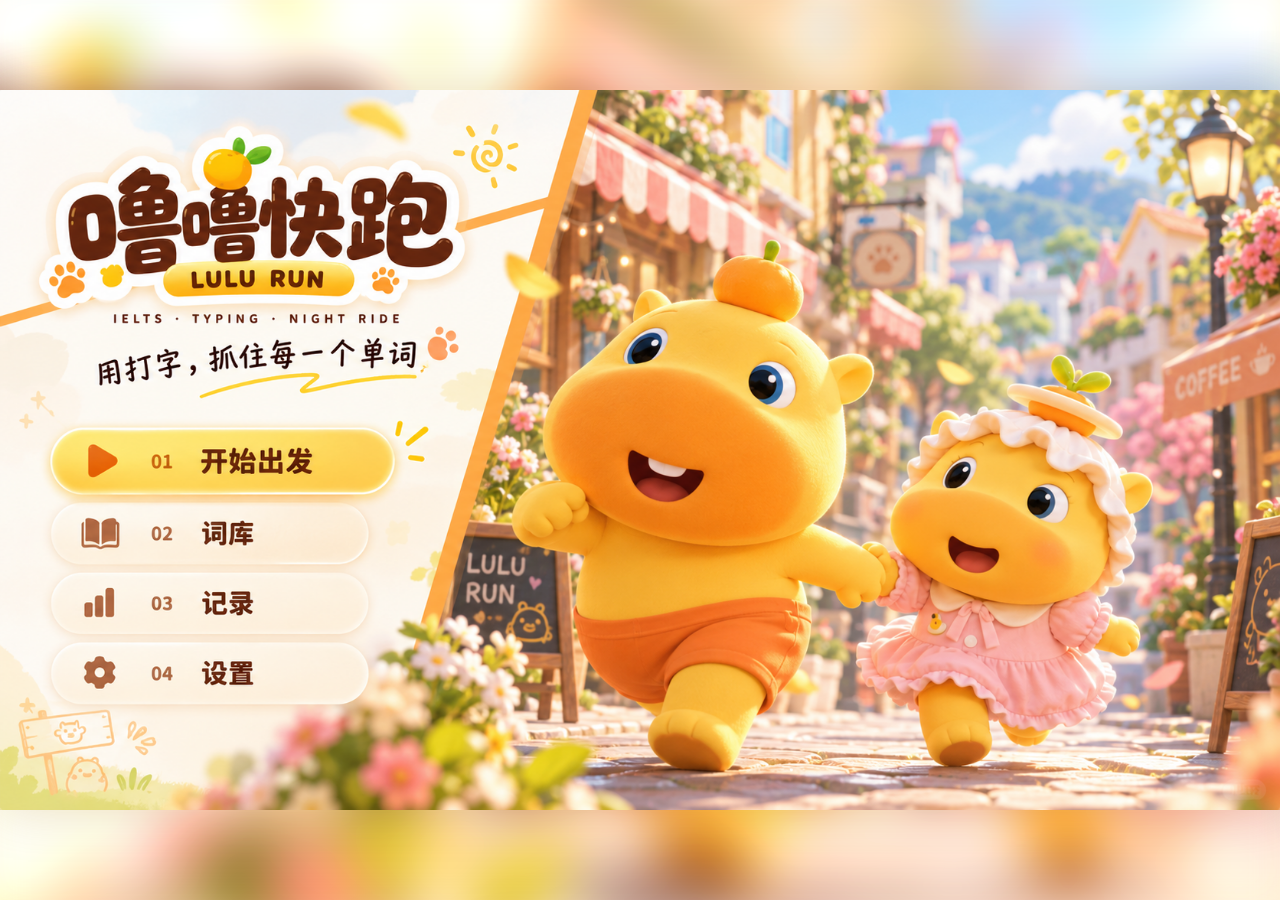
<file: index.html>
<!doctype html>
<html lang="zh-CN">
<head>
  <meta charset="utf-8">
  <meta name="viewport" content="width=device-width,initial-scale=1,viewport-fit=cover">
  <meta name="theme-color" content="#fff4d9">
  <title>噜噜快跑 · 用打字，抓住每一个单词</title>
  <link rel="stylesheet" href="style.css?v=13">
  <link rel="preload" as="image" href="assets/select-empty-plate.png">
  <link rel="preload" as="image" href="assets/runner-gap-mask.svg">
  <link rel="preload" as="image" href="assets/lumei-motion-poster.png?v=5">
  <link rel="preload" as="image" href="assets/lulu-motion-poster.png?v=8">
</head>
<body>
  <main id="app" aria-label="噜噜快跑">
    <section class="scene active" id="home" aria-label="首页">
      <img class="art" src="assets/home.png" alt="噜噜和噜噜妹在花香小镇奔跑" draggable="false">
      <div class="sparkles" aria-hidden="true"></div>
      <nav class="hotspots home-actions" aria-label="主菜单">
        <button style="--x:3.8;--y:46.7;--w:27.1;--h:9.8" data-action="start" aria-label="开始出发"></button>
        <button style="--x:3.8;--y:57.4;--w:25.1;--h:8.7" data-action="bank" aria-label="词库"></button>
        <button style="--x:3.8;--y:67.0;--w:25.1;--h:8.7" data-action="records" aria-label="记录"></button>
        <button style="--x:3.8;--y:76.7;--w:25.1;--h:8.7" data-action="settings" aria-label="设置"></button>
      </nav>
    </section>

    <section class="scene" id="bank" aria-label="词库" hidden>
      <img class="art" src="assets/bank.png?v=3" alt="噜噜快跑词库：四六级、雅思、日常交流" draggable="false">
      <div class="sparkles" aria-hidden="true"></div>
      <nav class="hotspots sub-menu" aria-label="主菜单"></nav>
      <div class="hotspots content-hotspots">
        <button class="bank-option" style="--x:42.9;--y:35.6;--w:12.4;--h:29.1" data-bank="academic" aria-label="选择四六级词库" aria-pressed="false"></button>
        <button class="bank-option" style="--x:56.0;--y:35.6;--w:12.9;--h:29.1" data-bank="core" aria-label="选择雅思词库" aria-pressed="false"></button>
        <button class="bank-option" style="--x:69.5;--y:35.6;--w:12.9;--h:29.1" data-bank="listen" aria-label="选择日常交流词库" aria-pressed="false"></button>
        <button style="--x:43.7;--y:65.7;--w:10.8;--h:7.2" data-action="back" aria-label="返回主界面"></button>
      </div>
      <div class="selection-note" id="bankNote" role="status" aria-live="polite"></div>
    </section>

    <section class="scene" id="records" aria-label="记录" hidden>
      <img class="art" src="assets/records.png?v=3" alt="噜噜快跑游戏记录" draggable="false">
      <div class="sparkles" aria-hidden="true"></div>
      <nav class="hotspots sub-menu" aria-label="主菜单"></nav>
      <div class="record-values" aria-label="真实游戏记录">
        <output id="recordDistance" class="record-value distance">0 m</output>
        <output id="recordChapter" class="record-value chapter">0</output>
        <output id="recordMastered" class="record-value mastered">0</output>
        <output id="recordRuns" class="record-value runs" aria-label="奔跑次数">0</output>
      </div>
      <div class="hotspots content-hotspots"><button style="--x:45.9;--y:71.4;--w:10.0;--h:6.5" data-action="back" aria-label="返回首页"></button></div>
    </section>

    <section class="scene" id="settings" aria-label="设置" hidden>
      <img class="art" src="assets/settings.png?v=3" alt="噜噜快跑设置：出题方式、发音与音量" draggable="false">
      <div class="sparkles" aria-hidden="true"></div>
      <nav class="hotspots sub-menu" aria-label="主菜单"></nav>
      <div class="settings-controls">
        <div class="setting-toggle listen-toggle" role="group" aria-label="出题方式">
          <button data-setting="listen" data-value="true" aria-pressed="false">听写</button><button data-setting="listen" data-value="false" aria-pressed="false">看词</button>
        </div>
        <div class="setting-toggle voice-toggle" role="group" aria-label="单词发音">
          <button data-setting="voice" data-value="true" aria-pressed="false">开</button><button data-setting="voice" data-value="false" aria-pressed="false">关</button>
        </div>
        <label class="volume music"><span class="sr-only">背景音乐音量</span><input data-volume="music" type="range" min="0" max="1" step="0.01"></label>
        <label class="volume amb"><span class="sr-only">环境音音量</span><input data-volume="amb" type="range" min="0" max="1" step="0.01"></label>
        <label class="volume sfx"><span class="sr-only">音效与语音音量</span><input data-volume="sfx" type="range" min="0" max="1" step="0.01"></label>
      </div>
      <div class="hotspots content-hotspots"><button style="--x:43.6;--y:75.8;--w:11.3;--h:7.2" data-action="back" aria-label="返回首页"></button></div>
    </section>

    <section class="scene" id="select" aria-label="选择出发角色和场景" hidden>
      <img class="art" src="assets/select-v2.png" alt="选择噜噜或噜噜妹、游戏模式与场景" draggable="false">
      <img class="default-runner-plate" src="assets/select-empty-plate.png" alt="" draggable="false" aria-hidden="true">
      <div id="sceneComposition" class="scene-composition" hidden aria-hidden="true">
        <img id="sceneBackdrop" class="composition-backdrop" src="assets/scene-street.png" alt="" draggable="false">
        <div class="scene-podium"></div>
        <img class="composition-characters" src="assets/characters-clean.png" alt="" draggable="false">
        <img class="composition-cow" src="assets/characters-clean.png" alt="" draggable="false">
        <img class="composition-left" src="assets/select-v2.png" alt="" draggable="false">
        <img class="composition-logo" src="assets/logo-cutout.png" alt="" draggable="false">
        <div class="composition-tagline">IELTS · TYPING · NIGHT RIDE<br><strong>用打字，抓住每一个单词</strong><i></i></div>
        <div class="composition-note">打字跑起来<br>单词记得住！<span aria-hidden="true">⌣</span></div>
        <img class="composition-go" src="assets/select-v2.png" alt="" draggable="false">
      </div>
      <div id="luluMotion" class="runner-motion" hidden>
        <video id="luluVideo" autoplay loop muted playsinline preload="auto" poster="assets/lulu-motion-poster.png?v=8" aria-label="正在做跑步动作的噜噜"><source src="assets/lulu-motion.webm?v=8" type="video/webm"></video>
        <img id="luluPoster" src="assets/lulu-motion-poster.png?v=8" alt="" aria-hidden="true" hidden>
        <img id="luluFallback" data-src="assets/lulu-motion.webp?v=8" alt="正在做跑步动作的噜噜" hidden>
      </div>
      <div id="lumeiMotion" class="runner-motion" hidden>
        <video id="lumeiVideo" autoplay loop muted playsinline preload="auto" poster="assets/lumei-motion-poster.png?v=5" aria-label="正在做跑步动作的噜妹"><source src="assets/lumei-motion.webm?v=5" type="video/webm"></video>
        <img id="lumeiPoster" src="assets/lumei-motion-poster.png?v=5" alt="" aria-hidden="true" hidden>
        <img id="lumeiFallback" data-src="assets/lumei-motion.webp?v=5" alt="正在做跑步动作的噜妹" hidden>
      </div>
      <div class="sparkles" aria-hidden="true"></div>
      <div class="hotspots">
        <button class="choice selected" style="--x:3.7;--y:26.1;--w:19.4;--h:29.7" data-group="runner" data-value="lulu" aria-label="选择水豚噜噜" aria-pressed="true"></button>
        <button class="choice" style="--x:24.2;--y:26.1;--w:19.4;--h:29.7" data-group="runner" data-value="sister" aria-label="选择噜噜妹" aria-pressed="false"></button>
        <button class="choice selected" style="--x:3.5;--y:80.2;--w:20.5;--h:6.1" data-group="mode" data-value="typing" aria-label="拼写模式" aria-pressed="true"></button>
        <button class="choice" style="--x:24.7;--y:80.2;--w:20.5;--h:6.1" data-group="mode" data-value="listening" aria-label="听写模式" aria-pressed="false"></button>
        <button class="choice selected scene-choice" style="--x:3.0;--y:89.3;--w:10.1;--h:9.0" data-group="scene" data-value="0" aria-label="暖街漫步" aria-pressed="true"><img src="assets/scene-street.png" alt=""><span>暖街漫步</span></button>
        <button class="choice scene-choice" style="--x:13.8;--y:89.3;--w:10.1;--h:9.0" data-group="scene" data-value="1" aria-label="花园拾趣" aria-pressed="false"><img src="assets/scene-garden.png" alt=""><span>花园拾趣</span></button>
        <button class="choice scene-choice" style="--x:24.6;--y:89.3;--w:10.1;--h:9.0" data-group="scene" data-value="2" aria-label="暖屋时光" aria-pressed="false"><img src="assets/scene-room.png" alt=""><span>暖屋时光</span></button>
        <button class="choice scene-choice" style="--x:35.4;--y:89.3;--w:10.1;--h:9.0" data-group="scene" data-value="3" aria-label="雪夜暖梦" aria-pressed="false"><img src="assets/scene-snow.png" alt=""><span>雪夜暖梦</span></button>
        <button style="--x:74;--y:82.8;--w:23.5;--h:12.7" data-action="play" aria-label="出发，开始游戏"></button>
        <button class="back" data-action="back" aria-label="返回首页"><span aria-hidden="true">←</span> 返回 <small>BACK</small></button>
      </div>
    </section>

    <section class="scene game-scene" id="game" aria-label="逃离遗忘游戏" hidden>
      <iframe id="gameFrame" title="逃离遗忘打字游戏" loading="eager"></iframe>
      <button id="homeButton" aria-label="返回噜噜快跑首页" title="返回首页">⌂</button>
    </section>
  </main>
  <script src="script.js?v=19balance"></script>
  <script defer src="assets/cow-rig.js?v=13"></script>
</body>
</html>
</file>
<file: style.css>
*{box-sizing:border-box}html,body{margin:0;width:100%;height:100%;overflow:hidden;background:#fff3d7;font-family:system-ui,"Microsoft YaHei",sans-serif}button{font:inherit;cursor:pointer}#app{position:relative;width:100vw;height:100dvh;overflow:hidden}.scene{position:absolute;inset:0;opacity:0;transform:scale(1.025);transition:opacity .55s ease,transform .8s cubic-bezier(.2,.8,.2,1);pointer-events:none}.scene.active{opacity:1;transform:scale(1);pointer-events:auto}.art{width:100%;height:100%;object-fit:fill;display:block;user-select:none}.hotspots{position:absolute;inset:0;pointer-events:none}.hotspots>button:not(.back){position:absolute;left:calc(var(--x)*1%);top:calc(var(--y)*1%);width:calc(var(--w)*1%);height:calc(var(--h)*1%);border:0;background:transparent;border-radius:24px;color:transparent;pointer-events:auto;transition:transform .2s,box-shadow .2s}.hotspots>button:not(.back):hover{transform:scale(1.025);box-shadow:0 0 0 4px rgba(255,255,255,.75),0 0 30px rgba(255,199,68,.75)}.hotspots>button:focus-visible,#homeButton:focus-visible{outline:4px solid #2774f3;outline-offset:3px}.hotspots>.choice.selected{box-shadow:inset 0 0 0 5px #3d92ff,0 0 0 2px #fff;pointer-events:auto}.hotspots>.choice.selected::after{content:"✓";position:absolute;right:5px;top:4px;width:30px;height:30px;border-radius:50%;background:#3488ff;color:white;font-size:22px;font-weight:800;line-height:30px}.hotspots>.scene-choice.selected{box-shadow:inset 0 0 0 4px #3d92ff,0 0 0 2px #fff}.hotspots>.scene-choice.selected::after{width:22px;height:22px;font-size:16px;line-height:22px;right:2px;top:2px}.back{position:absolute;right:2%;top:2%;width:44px;height:44px;border:2px solid #fff;border-radius:50%;background:#ffdd75;color:#693616;font-size:25px;font-weight:900;box-shadow:0 4px 14px #7c4a2240;pointer-events:auto}.game-scene{background:#0a1238}.game-scene iframe{width:100%;height:100%;border:0}#homeButton{position:absolute;left:12px;bottom:12px;width:42px;height:42px;border:2px solid #fff;border-radius:50%;background:#ffd852;color:#6b310e;font-size:30px;line-height:1;box-shadow:0 4px 15px #0006}.sparkles{position:absolute;inset:0;overflow:hidden;pointer-events:none}.sparkles::before,.sparkles::after{content:"✿  ✦  ✿  ✦  ✿";position:absolute;left:30%;top:-10%;font-size:24px;letter-spacing:8vw;color:#fff5a6;filter:drop-shadow(0 2px 5px #ffac52);animation:drift 14s linear infinite}.sparkles::after{left:70%;animation-delay:-8s;animation-duration:18s;font-size:18px;color:#ffd8e8}@keyframes drift{to{transform:translate(-15vw,120vh) rotate(80deg)}}@media(prefers-reduced-motion:reduce){.scene,.hotspots>button,.sparkles::before,.sparkles::after{animation:none!important;transition:none!important}}

.hotspots>.bank-option[aria-pressed="true"]{box-shadow:inset 0 0 0 5px #328aff,0 0 0 3px white,0 12px 26px #8b5b3660}.hotspots>.bank-option[aria-pressed="true"]::after{content:"✓";position:absolute;right:7px;top:8px;width:31px;height:31px;border-radius:50%;background:#328aff;color:white;font-size:23px;font-weight:900;line-height:31px}.selection-note{position:absolute;right:18%;bottom:27%;padding:7px 14px;border-radius:30px;background:#fff8eced;color:#8e3f17;font-size:clamp(10px,1vw,17px);font-weight:800;box-shadow:0 4px 12px #ab6b3340;opacity:0;transform:translateY(8px);transition:.25s;pointer-events:none}.selection-note.visible{opacity:1;transform:translateY(0)}

.record-value{position:absolute;display:flex;align-items:center;min-width:11%;height:7%;padding:0 .25%;font-size:clamp(18px,2.7vw,48px);font-weight:900;color:#69210d;line-height:1;white-space:nowrap}.record-value.distance{left:49.6%;top:38.1%;background:#fff0e0}.record-value.chapter{left:68.2%;top:38.1%;background:#fff3cc}.record-value.mastered{left:49.6%;top:54.2%;background:#e9f8e9}.record-value.runs{left:68.2%;top:54.2%;background:#ffe8e8}

.setting-toggle{position:absolute;display:flex;overflow:hidden;z-index:2;width:16%;height:6.2%;border:2px solid #ffdda8;border-radius:16px;background:#fff7ec;box-shadow:0 4px 9px #bb784a30}.setting-toggle.listen-toggle{left:59%;top:34.8%}.setting-toggle.voice-toggle{left:59%;top:44.1%}.setting-toggle button{flex:1;border:0;background:transparent;color:#62200c;font-size:clamp(12px,1.35vw,24px);font-weight:800}.setting-toggle button[aria-pressed="true"]{background:linear-gradient(#ffc64b,#ff9f1b);color:white;border-radius:12px;box-shadow:0 2px 6px #cc7e2860}.setting-toggle button:focus-visible,.volume input:focus-visible{outline:3px solid #237cff;outline-offset:-3px}.volume{position:absolute;left:58.7%;width:20.7%;height:5.1%;display:flex;align-items:center;z-index:2}.volume.music{top:52.9%}.volume.amb{top:59.8%}.volume.sfx{top:67%}.volume input{width:100%;height:100%;margin:0;background:transparent;appearance:none;cursor:pointer}.volume input::-webkit-slider-runnable-track{height:13px;border-radius:9px;background:linear-gradient(to right,#ffa42a var(--fill),#e8cab1 var(--fill));box-shadow:inset 0 1px 2px #ad7b5750}.volume input::-moz-range-track{height:13px;border-radius:9px;background:#e8cab1}.volume input::-moz-range-progress{height:13px;border-radius:9px;background:#ffa42a}.volume input::-webkit-slider-thumb{appearance:none;width:36px;height:36px;margin-top:-12px;border:4px solid white;border-radius:50%;background:#ffb333;box-shadow:0 3px 9px #ae6b2770}.volume input::-moz-range-thumb{width:28px;height:28px;border:4px solid white;border-radius:50%;background:#ffb333;box-shadow:0 3px 9px #ae6b2770}.sr-only{position:absolute;width:1px;height:1px;padding:0;margin:-1px;overflow:hidden;clip:rect(0,0,0,0);white-space:nowrap;border:0}
.volume{background:#fff5e5;border-radius:24px}
body{display:flex;align-items:center;justify-content:center;background:#fff3d7 url('assets/home.png') center/cover no-repeat}#app{width:min(100vw,177.68dvh);height:min(100dvh,56.28vw);flex:none;box-shadow:0 0 48px #a46a3838}
body{position:relative;background:#fff3d7;isolation:isolate}body::before{content:"";position:fixed;inset:-36px;background:url('assets/home.png') center/cover no-repeat;filter:blur(28px) brightness(1.08);z-index:-1;pointer-events:none}#app{position:relative;z-index:1}

.illustrated-back{position:absolute;left:45.9%;top:69.2%;width:11.1%;height:6.8%;z-index:5;border:3px solid #ff8b19;border-radius:999px;background:linear-gradient(#fffefa,#fff4e2);box-shadow:0 4px 9px #ad6a3755;color:#df5b08;font-size:clamp(14px,1.55vw,25px);font-weight:900}.illustrated-back span{font-size:1.25em;margin-right:.25em}.illustrated-back:hover{transform:translateY(-2px);box-shadow:0 7px 13px #ad6a3760}.illustrated-back:focus-visible{outline:4px solid #2687ff;outline-offset:3px}
.image-text-fix{position:absolute;display:flex;align-items:center;z-index:3;color:#772712;font-size:clamp(13px,1.4vw,24px);font-weight:800;white-space:nowrap}.runs-label{left:68.4%;top:50.2%;width:11.7%;height:4.1%;background:#ffe9eb}.ambience-label{left:48.9%;top:59.9%;width:10.5%;height:4.8%;background:#fff4e3}

#select .scene-composition{position:absolute;inset:0;overflow:hidden;pointer-events:none}#select .scene-composition>img{position:absolute;inset:0;width:100%;height:100%;display:block}#select .composition-backdrop{object-fit:cover}#select .composition-characters{object-fit:fill;mask-image:url('assets/characters-mask.svg');mask-size:100% 100%;mask-repeat:no-repeat;z-index:2}#select .composition-left{object-fit:fill;clip-path:polygon(0 0,43.2% 0,43.2% 18%,45.5% 18%,46.8% 22%,46.8% 95%,45.5% 99%,0 99%);z-index:3}#select .composition-note{object-fit:fill;clip-path:polygon(83% 5%,97% 4%,99% 18%,85% 21%);z-index:3}#select .composition-go{object-fit:fill;clip-path:ellipse(13% 7.8% at 86% 89.5%);z-index:3}
.scene-podium{position:absolute;left:49.4%;top:77.2%;width:30%;height:13%;border-radius:50%;z-index:1;box-shadow:0 14px 18px #634a2540;transition:background .35s,border-color .35s}.scene-composition[data-scene="0"] .scene-podium{background:linear-gradient(140deg,#f5dcc0 5%,#c7a98e 70%,#8f785f);border:9px solid #f3ddc1}.scene-composition[data-scene="1"] .scene-podium{background:radial-gradient(ellipse at 50% 35%,#f6dc8b 0 17%,#7bb448 35%,#317540 75%,#a1d96f 100%);border:9px dotted #d8f3a0}.scene-composition[data-scene="2"] .scene-podium{background:repeating-linear-gradient(45deg,#f2dfc1 0 22px,#e8c99e 22px 44px,#fff3d9 44px 58px);border:11px solid #e7bda7;box-shadow:0 8px 22px #9a654466}.scene-composition[data-scene="3"] .scene-podium{background:radial-gradient(ellipse at 50% 30%,#fffefa 0 32%,#d5e3fa 72%,#9db5df 100%);border:10px solid #f3f9ff;box-shadow:0 9px 25px #718aca77}
.hotspots>button.scene-choice{display:flex;flex-direction:column;align-items:center;justify-content:center;gap:1px;padding:3px 4px;background:#fff9ee;color:#542817;border:2px solid #fff7ed;border-radius:16px;box-shadow:0 3px 9px #9c613e44;overflow:hidden}.hotspots>button.scene-choice img{display:block;width:100%;height:74%;object-fit:contain;border-radius:9px;background:#f9e8d5}.hotspots>button.scene-choice span{font-size:clamp(10px,1.05vw,18px);font-weight:900;line-height:1.1;white-space:nowrap}.hotspots>button.scene-choice.selected{box-shadow:inset 0 0 0 3px #368aff,0 0 0 2px white,0 4px 12px #5488d66b}.hotspots>button.scene-choice.selected::after{top:3px;right:3px}
#select .composition-characters{mask-image:none;transform:translate(34.9%,18.5%) scale(.62);transform-origin:top left}#select .composition-left{mask-image:linear-gradient(to right,#000 0%,#000 42%,transparent 47%)}
#select .composition-note{position:absolute;right:1.8%;top:5.0%;z-index:4;padding:1.4% 2.0%;border-radius:8px;background:#fff4c5;color:#29190f;box-shadow:0 7px 16px #6d4a3040;font-family:"KaiTi","STKaiti",cursive;font-size:clamp(14px,2vw,34px);line-height:1.15;transform:rotate(-6deg)}#select .composition-note span{display:inline-block;margin-left:.3em;color:#a45e2d}
.scene-podium{top:77.7%;height:8.0%;border:0;box-shadow:0 12px 18px #634a2540}.scene-composition[data-scene="0"] .scene-podium{background:linear-gradient(150deg,#ead6b8,#c8a98a 65%,#a08065);border:4px solid #f5e2c8}.scene-composition[data-scene="1"] .scene-podium{background:radial-gradient(ellipse at 50% 30%,#c6d878 0%,#7eae57 48%,#3d8340 75%,transparent 82%);border:0;box-shadow:0 8px 12px #4d853c55}.scene-composition[data-scene="2"] .scene-podium{background:repeating-linear-gradient(35deg,#f4dfc1 0 24px,#dfbb9a 24px 43px,#ffeace 43px 63px);border:7px solid #e6c4ad;box-shadow:0 8px 18px #986f5866}.scene-composition[data-scene="3"] .scene-podium{background:radial-gradient(ellipse at 50% 30%,#fff 0 34%,#e9f4ff 64%,#a5bbe1 100%);border:5px solid #f9fcff;box-shadow:0 8px 16px #8ca6d677}

/* The selected scene is one continuous canvas behind the floating UI. */
#select .composition-left{clip-path:none;mask:url('data:image/svg+xml,%3Csvg%20xmlns%3D%22http%3A%2F%2Fwww.w3.org%2F2000%2Fsvg%22%20viewBox%3D%220%200%201672%20941%22%3E%0A%20%20%3Cpath%20fill%3D%22white%22%20d%3D%22M87%20171H709C738%20171%20759%20190%20762%20223L791%20870C793%20904%20769%20925%20733%20925H69C34%20925%2015%20905%2017%20872L31%20226C32%20194%2055%20171%2087%20171Z%22%2F%3E%0A%3C%2Fsvg%3E%0A') center/100% 100% no-repeat}
#select .composition-logo{z-index:4;object-fit:fill;clip-path:polygon(2.6% 11.7%,4.2% 8.2%,7.5% 6.5%,10.7% 5.6%,12% 3.5%,15.5% 2%,19.6% 4.1%,21.3% 6.2%,24.4% 7.6%,25.2% 11.4%,24.4% 15.4%,22.6% 17.2%,15.4% 18.1%,8.6% 18.8%,3.5% 17.5%,2.1% 15.2%)}
#select .composition-tagline{position:absolute;left:25.2%;top:7.2%;z-index:4;color:#1e4c79;font-size:clamp(10px,.95vw,16px);letter-spacing:.21em;line-height:1.75;white-space:nowrap;text-shadow:0 1px 3px #fff;transform:rotate(-2deg)}
#select .composition-tagline strong{font-size:1.18em;letter-spacing:.08em}#select .composition-tagline i{display:block;width:46%;height:4px;margin-left:40%;background:#ffc517;border-radius:50%;transform:rotate(-7deg)}
#select .composition-characters{clip-path:inset(0 36% 0 0)}
#select .composition-cow{z-index:2;object-fit:fill;clip-path:none;mask:url('data:image/svg+xml,%3Csvg%20xmlns%3D%22http%3A%2F%2Fwww.w3.org%2F2000%2Fsvg%22%20viewBox%3D%220%200%201672%20941%22%3E%0A%20%20%3Cpath%20fill%3D%22white%22%20d%3D%22M1095%20280H1500V785H1060V580H995V415H1080V395H1095Z%22%2F%3E%0A%3C%2Fsvg%3E%0A') center/100% 100% no-repeat;transform:translate(39.5%,18.5%) scale(.62);transform-origin:top left}
#select .composition-go{clip-path:none;mask:url('data:image/svg+xml,%3Csvg%20xmlns%3D%22http%3A%2F%2Fwww.w3.org%2F2000%2Fsvg%22%20viewBox%3D%220%200%201672%20941%22%3E%0A%20%20%3Cpath%20fill%3D%22white%22%20d%3D%22M1297%20782H1580C1614%20782%201638%20808%201638%20842C1638%20875%201614%20900%201580%20901H1297C1263%20901%201235%20876%201235%20842C1235%20809%201263%20782%201297%20782Z%22%2F%3E%0A%3C%2Fsvg%3E%0A') center/100% 100% no-repeat}
#select .composition-note{clip-path:none}
.scene-composition[data-scene="0"] .scene-podium,.scene-composition[data-scene="1"] .scene-podium{background:transparent;border:0;box-shadow:0 9px 16px #4a331e48;height:2.5%;top:84.1%}
#select .hotspots>button.scene-choice{display:flex;flex-direction:column;align-items:center;justify-content:center;gap:1px;padding:3px 4px;background:#fff9ee;color:#542817;border:2px solid #fff7ed;border-radius:16px;box-shadow:0 3px 9px #9c613e44;overflow:hidden}
#select .hotspots>button.scene-choice.selected{box-shadow:inset 0 0 0 3px #368aff,0 0 0 2px white,0 4px 12px #5488d66b}
#select .hotspots{z-index:6}
.scene-composition[data-scene="2"] .scene-podium{top:83.5%;height:2.5%;background:transparent;border:0;box-shadow:0 8px 13px #79544750}
.scene-composition[data-scene="3"] .scene-podium{top:78.2%;height:8%;background:radial-gradient(ellipse at center,#fffefa99 0%,#edf5ffa8 46%,transparent 75%);border:0;box-shadow:none}
#select .scene-composition>img.composition-logo{inset:auto;left:2.2%;top:2.0%;width:23%;height:16%;object-fit:fill;clip-path:none;z-index:4}
#select .hotspots>button.scene-choice img{width:100%;height:76%;object-fit:cover;object-position:center;border-radius:9px 9px 4px 4px}
#select .hotspots>button.scene-choice.selected{border:3px solid #3488ff;box-shadow:0 0 0 2px #fff,0 4px 12px #5488d66b;overflow:visible}
#select .hotspots>button.scene-choice.selected::after{display:block;content:"✓";z-index:1;right:-7px;top:-7px;width:clamp(22px,2.5vw,36px);height:clamp(22px,2.5vw,36px);border:3px solid #fff;box-sizing:content-box;background:#3488ff;border-radius:50%;color:#fff;font-size:clamp(16px,1.8vw,26px);font-weight:900;line-height:clamp(22px,2.5vw,36px);text-align:center;box-shadow:0 2px 5px #2774f345}
#select.snow-scene .sparkles::before,#select.snow-scene .sparkles::after{content:"❄  ❅  ❆  ❄  ❅";color:#fff;font-size:23px;text-shadow:0 1px 5px #87aade,0 0 8px #ffffff;filter:none}
#select.snow-scene .sparkles::after{font-size:17px;color:#eef8ff}

/* Both transparent performances share the original runner footprint. */
#select .default-runner-plate{display:none;position:absolute;inset:0;width:100%;height:100%;object-fit:fill;z-index:1;mask:url('assets/runner-gap-mask.svg') center/100% 100% no-repeat}
#select.runner-animated:not(.custom-scene) .default-runner-plate{display:block}
#select.runner-animated .composition-characters{visibility:hidden}
#select .runner-motion{position:absolute;left:47.2%;top:17%;width:27.1%;height:62%;z-index:4;pointer-events:none}
#select #luluMotion{left:45.845%;top:10.8%;width:29.81%;height:68.2%}
#select .runner-motion[hidden],#select .runner-motion [hidden]{display:none!important}
#select .runner-motion video,#select .runner-motion img{display:block;position:absolute;inset:0;width:100%;height:100%;object-fit:fill}
#select .back{top:.5%;right:1.2%;width:14%;height:6.3%;min-height:42px;display:flex;align-items:center;justify-content:center;gap:.35em;border-radius:999px;font-size:clamp(14px,1.45vw,25px);z-index:6;white-space:nowrap}
#select .back span{font-size:1.35em;line-height:1}
#select .back small{font-size:.68em;letter-spacing:.06em}


.game-scene.is-defeat #homeButton{display:none}

.game-scene{background:#fff3dc}.game-entry-status{position:absolute;z-index:10;right:3%;bottom:16%;padding:9px 20px;border-radius:999px;background:#fff9e9;color:#87441c;font-weight:800;box-shadow:0 3px 14px #9e653b30;pointer-events:none}.game-entry-status[hidden]{display:none}

/* Selection is a still composition, with a single animated cow layer. */
#select .composition-cow{visibility:hidden}
#select #cowRunRig{position:absolute;inset:0;width:100%;height:100%;z-index:2;overflow:visible;transform:translate(39.5%,18.5%) scale(.62);transform-origin:top left;pointer-events:none}
#select .sparkles{display:none}
#select .hotspots>button{transition:none!important}
#select .hotspots>button:hover{transform:none!important}

#select{transition:none!important;transform:none!important}

/* Keep the embedded game exactly inside the fitted composition. */
.game-scene iframe{display:block}
</file>
